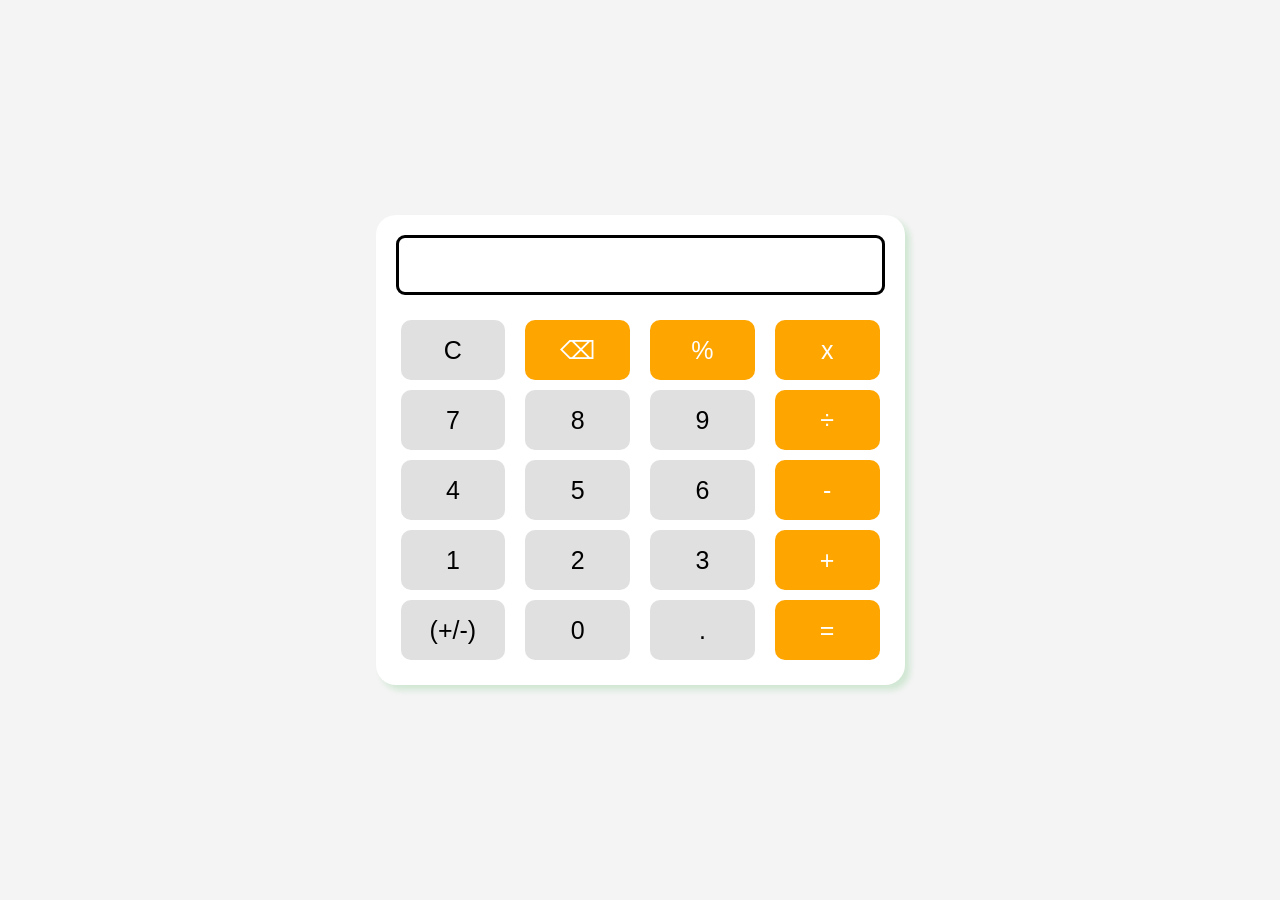
<file: Calculater/index.html>
<!DOCTYPE html>
<html lang="en">
<head>
    <meta charset="UTF-8">
    <meta name="viewport" content="width=device-width, initial-scale=1.0">
    <title>Calculater</title>
    <link rel="stylesheet" href="style.css">
</head>
<body>
    <div class="calculator">
        <input type="text" id="display" readonly>

        <div class="button">
            <button onclick="clearDisplay()">C</button>
            <button class="operator" onclick="deleteLast()">⌫</button>
            <button class="operator" onclick="percentage()">%</button>
            <button class="operator" onclick="chooseOperator('*')">x</button>
        </div>
        
        <div>
            <div class="button">
            <button onclick="appendValue('7')">7</button>
            <button onclick="appendValue('8')">8</button>
            <button onclick="appendValue('9')">9</button>
            <button class="operator" onclick="chooseOperator('/')">÷</button>
        </div>
        
        <div class="button">
            <button onclick="appendValue('4')">4</button>
            <button onclick="appendValue('5')">5</button>
            <button onclick="appendValue('6')">6</button>
            <button class="operator" onclick="chooseOperator('-')">-</button>
        </div>
        
        <div class="button">
            <button onclick="appendValue('1')">1</button>
            <button onclick="appendValue('2')">2</button>
            <button onclick="appendValue('3')">3</button>
            <button class="operator" onclick="chooseOperator('+')">+</button>
        </div>
        
        <div class="button">
            <button onclick="toggleSign()">(+/-)</button>
            <button onclick="appendValue('0')">0</button>
            <button onclick="appendValue('.')">.</button>
            <button class="operator" onclick="calculate()">=</button>
            
        </div>
        
    </div>

    <script src="script.js"></script>

</body>
</html>
</file>
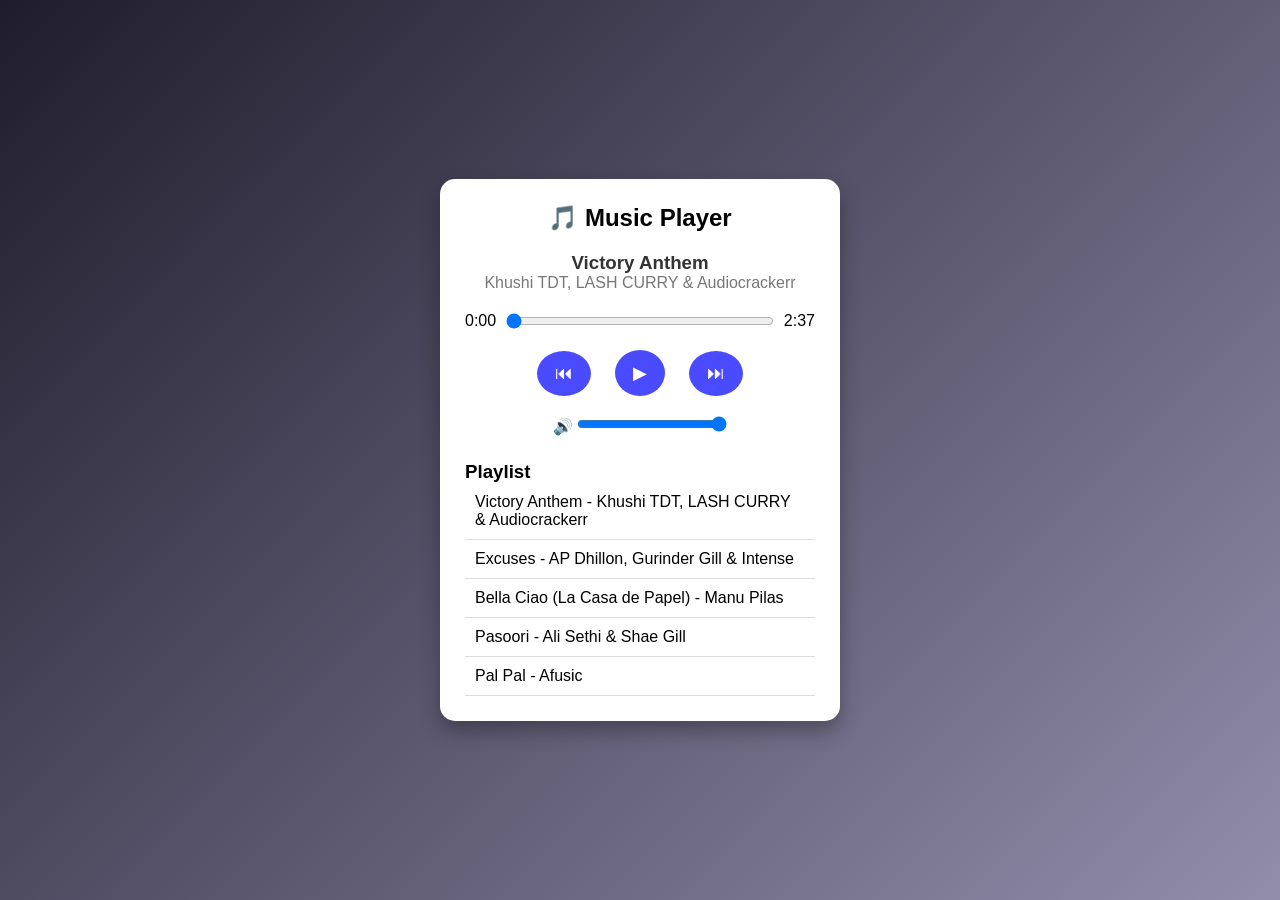
<file: Music_Player/index.html>
<!DOCTYPE html>
<html lang="en">
<head>
<meta charset="UTF-8">
<meta name="viewport" content="width=device-width, initial-scale=1.0">
<title>Music Player</title>
<link rel="stylesheet" href="./style.css">
</head>
<body>

<div class="player">

    <h2>🎵 Music Player</h2>

    <div class="song-info">
        <h3 id="title">Song Title</h3>
        <p id="artist">Artist Name</p>
    </div>

    <audio id="audio"></audio>

    <div class="progress-container">
        <span id="currentTime">0:00</span>

        <input type="range" id="progress" value="0" min="0" max="100">

        <span id="duration">0:00</span>
    </div>

    <div class="controls">
        <button id="prev">⏮</button>
        <button id="play">▶</button>
        <button id="next">⏭</button>
    </div>

    <div class="volume-box">
        🔊
        <input type="range" id="volume" min="0" max="1" step="0.1" value="1">
    </div>

    <div class="playlist">
        <h3>Playlist</h3>
        <ul id="playlist"></ul>
    </div>

</div>

<script src="./script.js"></script>

</body>
</html>
</file>
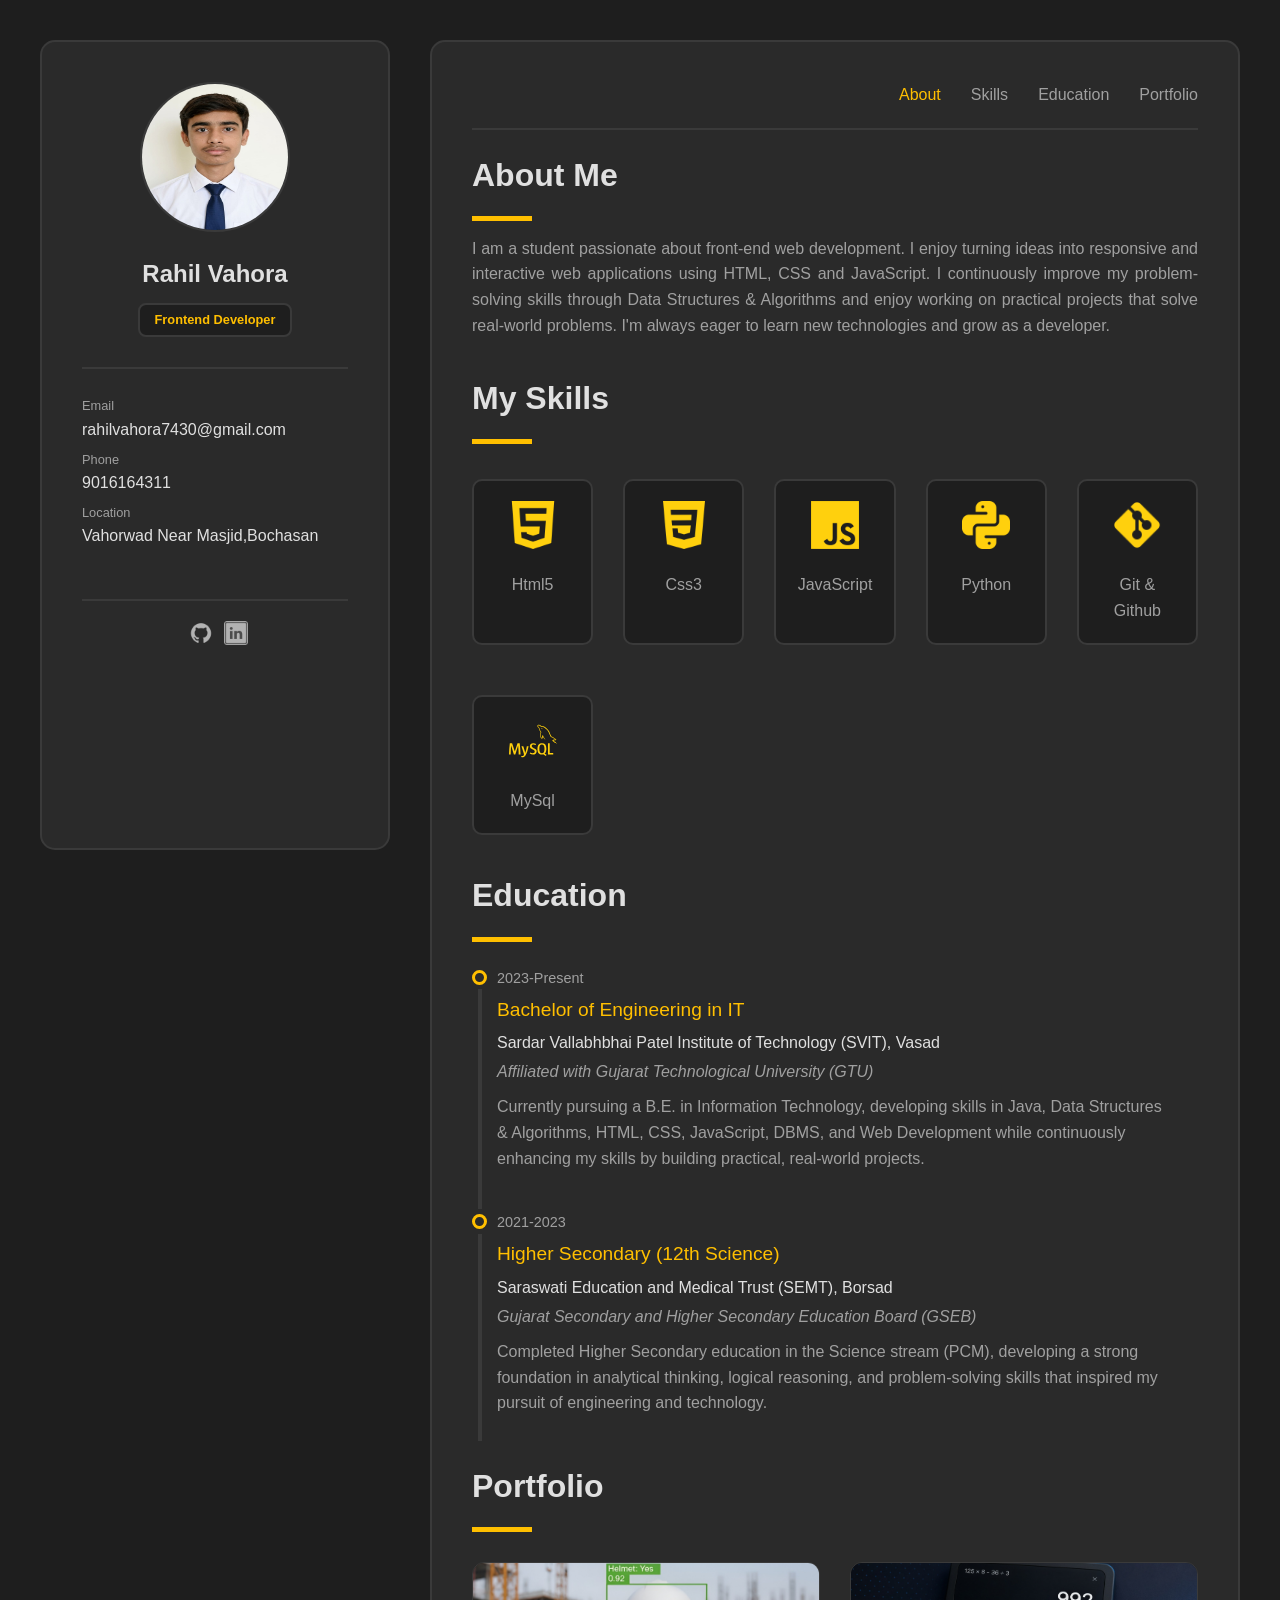
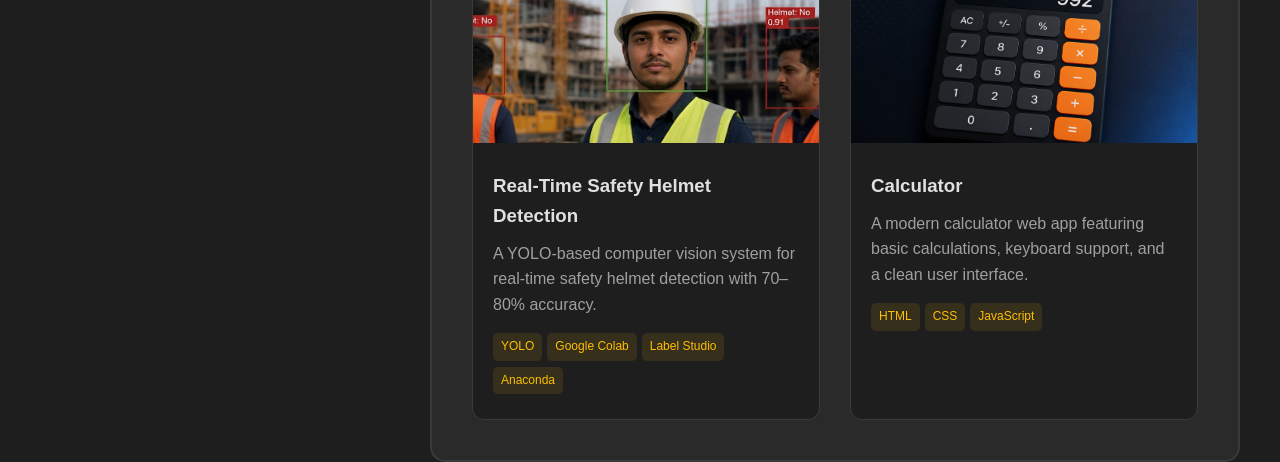
<file: Portfolio/index.html>
<!DOCTYPE html>
<html lang="en">
<head>
    <meta charset="UTF-8">
    <meta name="viewport" content="width=device-width, initial-scale=1.0">
    <title>Profile Portfolio</title>
    <link rel="stylesheet" href="./style.css">
</head>
<body>
    
    <div class="Container">
        <!-- SliderBar -->
        <div class="SliderBar">

            <!-- Porfile -->
            <div class="Porfile">
                
                <img src="./Profile-Photo/PassportSize-Photo.jpeg" alt="Photo">
                <h2>Rahil Vahora</h2>
                <p>Frontend Developer</p>
            
            </div>

            <!-- Contact -->
            <div class="Contact">
                
                <div class="Email">
                    <h3 class="Label">Email</h3>
                    <a href="mailto:rahilvahora7430@gmail.com" class="Value">rahilvahora7430@gmail.com</a>
                </div>

                <div class="Phone">
                    <h3 class="Label">Phone</h3>
                    <a href="mailto:9016164311" class="Value">9016164311</a>
                </div>

                <div class="Location">
                    <h3 class="Label">Location</h3>
                    <p class="Value">Vahorwad Near Masjid,Bochasan</p>
                </div>
            
            </div>

            <!-- Social-Media -->
            <div class="Social-Media">
                <a href="https://github.com/dashboard" target="_blank"><img src="./Icons/Github.png" alt="Github"></a>
                <a href="https://www.linkedin.com/in/rahil-vahora-4b9856413?utm_source=share_via&utm_content=profile&utm_medium=member_android" target="_blank"><img src="./Icons/Linkdin.webp" alt="Linkedin"></a>
                <!-- <a href=""><img src="./html.png" alt="Linkedin"></a> -->
            </div>

        </div>

        <!-- Main-Content -->
        <div class="Main-Content">

            <!-- Navigation -->
            <div id="Navigation">
               
                <nav>
                    <a href="#About Me" class="active">About</a>
                    <a href="#My Skills">Skills</a>
                    <a href="#Education">Education</a>
                    <a href="#Portfolio">Portfolio</a>
                </nav>

            </div>
            
            <!-- About Me -->
            <div id="About-Me">

                <h2 class="Heading">About Me</h2>
                <div class="Line"></div>
                <p class="Content">
                    I am a student passionate about front-end web development. I enjoy turning ideas into responsive and 
                    interactive web applications using HTML, CSS and JavaScript. I continuously improve my problem-solving skills 
                    through Data Structures & Algorithms and enjoy working on practical projects that solve real-world problems. 
                    I'm always eager to learn new technologies and grow as a developer.
                </p>

            </div>

            <!-- My Skills -->
            <div id="My-Skills">

                <h2 class="Heading">My Skills</h2>
                <div class="Line"></div>
                <div class="Skills-Container">
                    
                    <div class="Item">
                        <img src="./Icons/html.png" alt="Html5">
                        <h3>Html5</h3>
                    </div>

                    <div class="Item">
                        <img src="./Icons/css-3.png" alt="Css3">
                        <h3>Css3</h3>
                    </div>

                    <div class="Item">
                        <img src="./Icons/JavaScript.png" alt="JavaScript">
                        <h3>JavaScript</h3>
                    </div>

                    <div class="Item">
                        <img src="./Icons/python.png" alt="React">
                        <h3>Python</h3>
                    </div>

                    <div class="Item">
                        <img src="./Icons/Git.png" alt="Git & Github">
                        <h3>Git & Github</h3>
                    </div>

                    <div class="Item">
                        <img src="./Icons/MySql.svg" alt="MySql">
                        <h3>MySql</h3>
                    </div>
                    
                    
                </div>

            </div>

            <!-- Education -->
            <div id="Education">

                <h2 class="Heading">Education</h2>
                <div class="Line"></div>
                <div class="EdTech">
                    <div class="EdFirst">
                        <div class="year">2023-Present</div>
                        <h3 class="degree">Bachelor of Engineering in IT</h3>
                        <p class="clgName">Sardar Vallabhbhai Patel Institute of Technology (SVIT), Vasad</p>
                        <p class="universityName">Affiliated with Gujarat Technological University (GTU)</p>
                        <p class="lerning">Currently pursuing a B.E. in Information Technology, developing skills in Java, Data Structures & Algorithms, HTML, CSS, JavaScript, DBMS, and Web Development while continuously enhancing my skills by building practical, real-world projects.</p>
                        <div class="bulletPiont"></div>
                        <div class="verticalLine-First"></div>
                    </div>

                    <div class="EdSecond">
                        <div class="year">2021-2023</div>
                        <h3 class="degree">Higher Secondary (12th Science)</h3>
                        <p class="clgName">Saraswati Education and Medical Trust (SEMT), Borsad</p>
                        <p class="universityName">Gujarat Secondary and Higher Secondary Education Board (GSEB)</p>
                        <p class="lerning">Completed Higher Secondary education in the Science stream (PCM), developing a strong foundation in analytical thinking, logical reasoning, and problem-solving skills that inspired my pursuit of engineering and technology.</p>
                        <div class="bulletPiont"></div>
                        <div class="verticalLine-Second"></div>
                    </div>

                    
                    

                </div>

            </div>
            
            <!-- Portfolio -->
            <div id="Portfolio">

                <h2 class="Heading">Portfolio</h2>
                <div class="Line"></div>
                <div class="Project-Container">

                    <div class="Project">
                        <img src="./Project-Photo/Helmet Detection.jpg" alt="Html5">
                        <div class="card">
                            <h3>Real-Time Safety Helmet Detection</h3>
                            <p>A YOLO-based computer vision system for real-time safety helmet detection with 70–80% accuracy.</p>
                            <div>YOLO</div><div>Google Colab</div><div>Label Studio</div><div>Anaconda</div>
                        </div>
                    </div>

                    <div class="Project">
                        <img src="./Project-Photo/Calcultor.jpg" alt="Html5">
                        <div class="card">
                            <h3>Calculator</h3>
                            <p>A modern calculator web app featuring basic calculations, keyboard support, and a clean user interface.</p>
                            <div>HTML</div><div>CSS</div><div>JavaScript</div>
                        </div>
                    </div>

                <!-- 
                    <div class="Project">
                        <img src="./PassportSize Photo.jpeg" alt="Html5">
                        <div class="card">
                            <h3>Project 1</h3>
                            <p>Lorem ipsum luptatem libero doloremque modi consequatur! Incidunt cupiditate praesentium hic ea atque.</p>
                            <span>HTML</span><span>HTML</span><span>HTML</span>
                        </div>
                    </div>

                    <div class="Project">
                        <img src="./PassportSize Photo.jpeg" alt="Html5">
                        <div class="card">
                            <h3>Project 1</h3>
                            <p>Lorem ipsum luptatem libero doloremque modi consequatur! Incidunt cupiditate praesentium hic ea atque.</p>
                            <span>HTML</span><span>HTML</span><span>HTML</span>
                        </div>
                    </div> -->
                    
                </div>

            </div>

        </div>

    </div>
</body>
</html>
</file>
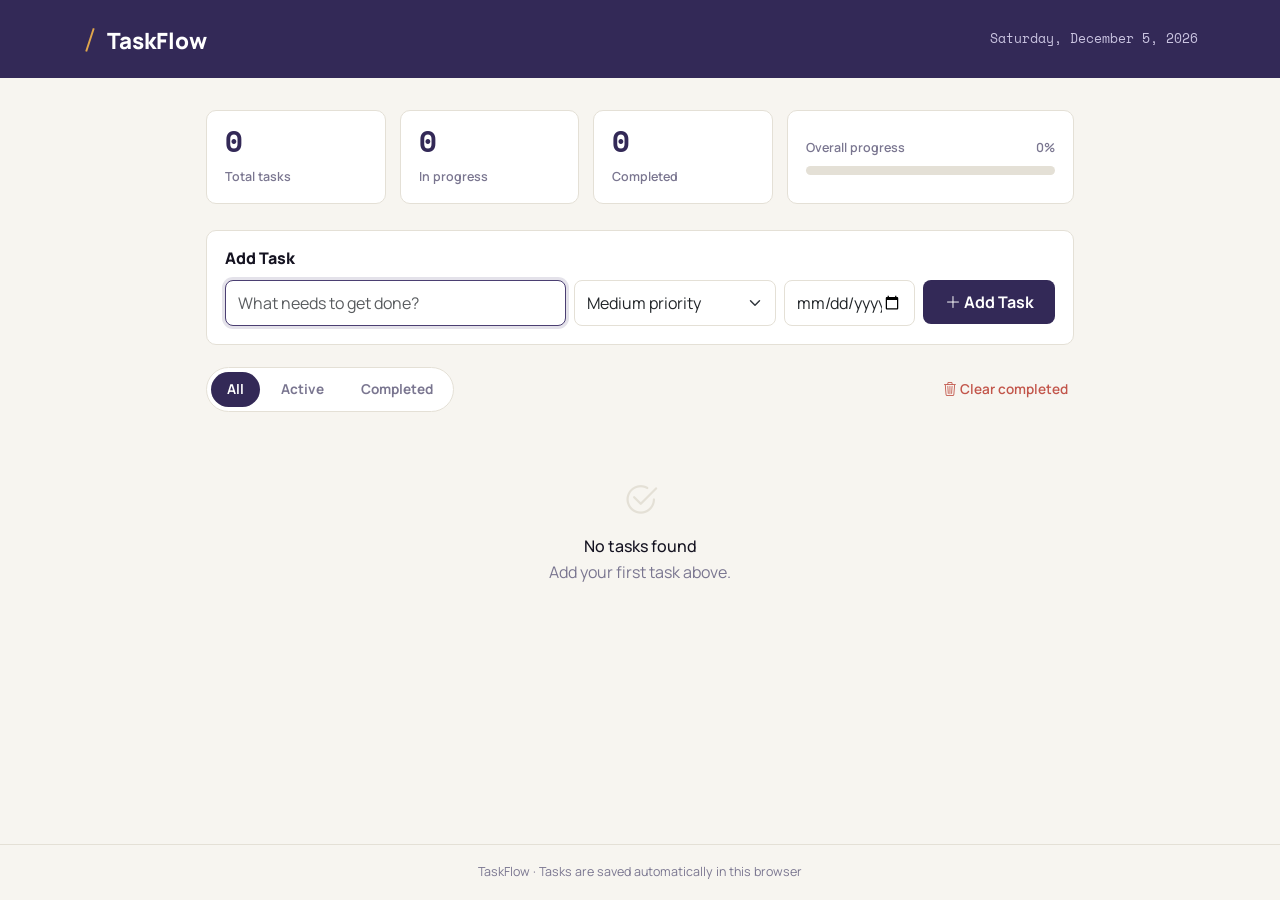
<file: TaskFlow/index.html>
<!DOCTYPE html>
<html lang="en">
<head>
  <meta charset="UTF-8">
  <meta name="viewport" content="width=device-width, initial-scale=1.0">
  <title>TaskFlow - Task Manager</title>

  <link href="https://cdn.jsdelivr.net/npm/bootstrap@5.3.3/dist/css/bootstrap.min.css" rel="stylesheet">
  <link href="https://cdn.jsdelivr.net/npm/bootstrap-icons@1.11.3/font/bootstrap-icons.css" rel="stylesheet">
  <link href="https://fonts.googleapis.com/css2?family=Manrope:wght@400;600;700;800&family=Space+Mono:wght@400;700&display=swap" rel="stylesheet">
  <link rel="stylesheet" href="style.css">
</head>

<body>
<div class="app-shell">

  <header class="app-header">
    <div class="container">
      <div class="d-flex align-items-center justify-content-between gap-3">
        <div class="brand">
          <span class="brand-mark">/</span>
          <span class="brand-name">TaskFlow</span>
        </div>
        <div class="today-date" id="todayDate"></div>
      </div>
    </div>
  </header>

  <main class="container app-main">

    <!-- Dashboard -->
    <section class="overview-row" aria-label="Task dashboard">
      <div class="stat-block">
        <span class="stat-value" id="statTotal">0</span>
        <span class="stat-label">Total tasks</span>
      </div>

      <div class="stat-block">
        <span class="stat-value" id="statActive">0</span>
        <span class="stat-label">In progress</span>
      </div>

      <div class="stat-block">
        <span class="stat-value" id="statDone">0</span>
        <span class="stat-label">Completed</span>
      </div>

      <div class="stat-block progress-block">
        <div class="d-flex justify-content-between mb-2">
          <span class="stat-label">Overall progress</span>
          <span class="stat-label" id="statPercent">0%</span>
        </div>
        <div class="progress-track" aria-label="Task completion progress">
          <div class="progress-fill" id="progressFill"></div>
        </div>
      </div>
    </section>

    <!-- Add Task Form -->
    <section class="add-task-panel" aria-label="Add new task">
      <h2 class="section-title">Add Task</h2>

      <form id="taskForm" class="row g-2">
        <div class="col-12 col-md-5">
          <label class="visually-hidden" for="taskInput">Task title</label>
          <input
            type="text"
            class="form-control task-input"
            id="taskInput"
            placeholder="What needs to get done?"
            maxlength="120"
            autocomplete="off"
            required>
        </div>

        <div class="col-6 col-md-3">
          <label class="visually-hidden" for="prioritySelect">Priority</label>
          <select class="form-select task-select" id="prioritySelect">
            <option value="low">Low priority</option>
            <option value="medium" selected>Medium priority</option>
            <option value="high">High priority</option>
          </select>
        </div>

        <div class="col-6 col-md-2">
          <label class="visually-hidden" for="dueDate">Due date</label>
          <input type="date" class="form-control task-select" id="dueDate">
        </div>

        <div class="col-12 col-md-2">
          <button type="submit" class="btn btn-add w-100">
            <i class="bi bi-plus-lg"></i> Add Task
          </button>
        </div>
      </form>
    </section>

    <!-- Filters -->
    <section class="filter-row" aria-label="Task filters">
      <div class="filter-tabs" id="filterTabs" role="group" aria-label="Filter tasks">
        <button type="button" class="filter-tab active" data-filter="all">All</button>
        <button type="button" class="filter-tab" data-filter="active">Active</button>
        <button type="button" class="filter-tab" data-filter="completed">Completed</button>
      </div>

      <button type="button" class="btn-clear" id="clearCompleted">
        <i class="bi bi-trash3"></i> Clear completed
      </button>
    </section>

    <!-- Task List -->
    <section class="task-list-wrap">
      <ul class="task-list" id="taskList"></ul>

      <div class="empty-state" id="emptyState">
        <i class="bi bi-check2-circle"></i>
        <h3>No tasks found</h3>
        <p id="emptyMessage">Add your first task above.</p>
      </div>
    </section>
  </main>

  <footer class="app-footer">
    <div class="container">
      <span>TaskFlow · Tasks are saved automatically in this browser</span>
    </div>
  </footer>
</div>

<script src="script.js"></script>
</body>
</html>
</file>
<file: Calculater/style.css>
body {
    margin: 0;
    padding: 0;
    height: 100vh;

    display: flex;
    justify-content: center;
    align-items: center;
    
    background-color: #f4f4f4;
    font-family: Arial, Helvetica, sans-serif;

}

.calculator {
    background-color: white;
    padding: 20px;
    border-radius: 20px;
    box-shadow: 5px 5px 6px rgb(63 180 80 / 20%);

}

#display {
    width: 100%;
    height: 60px;
    font-size: 35px;
    text-align: right;
    padding: 20px;
    margin-bottom: 20px;
    border: 3px solid;
    border-radius: 9px;
    box-sizing: border-box;

}

.button {
    display: grid;
    grid-template-columns: repeat(4,1fr);
    gap: 10px;
}

button {
    height: 60px;
    font-size: 25px;
    border: none;
    border-radius: 10px;
    cursor: pointer;
    background-color: #e0e0e0;
    transition: 0.3s;
    margin: 5px;
}

button:hover {
    background-color:#cfcfcf;

}

button:active {
    background-color:#918282;
    transform: scale(0.90);

}

.operator:hover {
    background-color: darkorange;
    color: white;
}

.operator {
    background-color: orange;
    color: white;
}
</file>
<file: Music_Player/style.css>
*{
    margin:0;
    padding:0;
    box-sizing:border-box;
    font-family:Arial, sans-serif;
}

body{
    height:100vh;
    display:flex;
    justify-content:center;
    align-items:center;
    background:linear-gradient(135deg,#1f1c2c,#928dab);
}

.player{
    background:#fff;
    width:400px;
    padding:25px;
    border-radius:15px;
    text-align:center;
    box-shadow:0 10px 20px rgba(0,0,0,.3);
}

.song-info{
    margin:20px 0;
}

.song-info h3{
    color:#333;
}

.song-info p{
    color:#777;
}

.controls{
    margin:20px 0;
}

.controls button{
    border:none;
    background:#4a4aff;
    color:white;
    padding:12px 18px;
    margin:0 10px;
    border-radius:50%;
    cursor:pointer;
    font-size:18px;
}

.controls button:hover{
    background:#2e2ef5;
}

.progress-container{
    display:flex;
    align-items:center;
    gap:10px;
}

#progress{
    flex:1;
}

.volume-box{
    margin-top:20px;
}

.volume-box input{
    width:150px;
}

.playlist{
    margin-top:25px;
    text-align:left;
}

.playlist ul{
    list-style:none;
}

.playlist li{
    padding:10px;
    border-bottom:1px solid #ddd;
    cursor:pointer;
}

.playlist li:hover{
    background:#f1f1f1;
}

.active{
    background:#dbe3ff;
    font-weight:bold;
}
</file>
<file: Portfolio/style.css>
* {
    margin: 0px;
    padding: 0px;
    box-sizing: border-box;
}

body {
    background-color: #1e1e1e;
    color: #a0a0a0;
    font-family: sans-serif;
    line-height: 1.6;
}

.Container {
    max-width: 1200px;
    padding-top: 40px;
    margin: auto;
    display: grid;
    grid-template-columns: 350px 1fr;
    gap: 40px;
}

/* ------------------------------------------------SliderBar---------------------------------------------------- */

.SliderBar {
    height: 90vh;
    background-color: #2a2a2a;
    border: 2px solid #3a3a3a ;
    border-radius: 15px;
    padding: 40px;
    position: sticky;
    top: 40px;
}

/* Porfile CSS */

.Porfile {
    text-align: center;
}

.Porfile img {
    height: 150px;
    width: 150px;
    border: 2px solid #3a3a3a;
    border-radius: 50%;
}

.Porfile h2 {
    color: #e0e0e0;
    font-size: 1.5rem;
    font-weight: 700;
    margin-top: 15px;
}

.Porfile p {
    background-color: #1e1e1e;
    color: #FFBF00;
    font-size: 0.8rem;
    font-weight: 700;
    margin-top: 10px;
    padding: 5px 15px;
    border: 2px solid #3a3a3a ;
    border-radius: 8px;
    display: inline-block;
}

/* Contact CSS */

.Contact {
    margin-top: 30px;
    padding-top: 20px;
    border-top: 2px solid #3a3a3a;
}

.Label {
    color: #a0a0a0;
    font-size: 0.8rem;
    font-weight: 500;
    margin-top: 07px; 
}

.Value {
    color: #e0e0e0;
    text-decoration: none;
    margin-bottom: 50px;
}

.Email .Phone {
    margin-bottom: 10px;
}

/* Social-Media CSS*/

.Social-Media {
    margin-top: 30px;
    padding-top: 20px;
    border-top: 2px solid #3a3a3a;
    text-align: center;
}

.Social-Media img {
    height: 24px;
    width: 24px;
    margin-left: 7px;
    /* css-color-filter-generator  icon ne color change karva mate */
    filter: grayscale(1) invert(0.7);
    transition: filter 0.3s ease;
}

.Social-Media img:hover {
    filter: grayscale(0) invert(0);
}

/* -----------------------------------------------Main-Content-------------------------------------------------- */

.Main-Content {
    background-color: #2a2a2a;
    border: 2px solid #3a3a3a ;
    border-radius: 15px;
    padding: 40px;
}

/* Navigation CSS*/

#Navigation {
    margin-bottom: 20px;
    border-bottom: 2px solid #3a3a3a;
    padding-bottom: 20px; 
}

nav {
    display: flex;
    justify-content: flex-end;
    gap: 30px;
}

nav a {
    color: #a0a0a0;
    text-decoration: none;
    font-weight: 500;
    transition: color 0.3s ease; 
}

nav a:hover,.active {
    color: #FFBF00;
}

/* About Me CSS */

#About-Me {
    margin-bottom: 35px;
}

.Heading {
    color: #e0e0e0;
    font-size: 2rem;
    margin-bottom: 15px;
}

.Line {
    width: 60px;
    height: 5px;
    background-color: #FFBF00;
    margin-bottom: 15px;
}

.Content {
    color: #a0a0a0;
    text-align: justify;
}

/* My Skills CSS */

#My-Skills {
    margin-bottom: 35px;
}

.Skills-Container {
    display:grid;
    grid-template-columns: repeat(auto-fit , minmax(120px,1fr));
    gap: 30px;
}

.Item {
    background-color: #1e1e1e;
    text-align: center;
    margin-top: 20px;
    padding: 20px;
    border-radius: 10px;
    border: 2px solid #3a3a3a;
    transition: transfrom 0.3s ease,box-shadow 0.3s ease;
}

.Item img {
    height: 48px;
    width: 48px;
    margin-bottom: 15px;
    filter: invert(75%) sepia(50%) saturate(1000%) hue-rotate(350deg) brightness(110%) contrast(101%);
}

.Item h3 {
    font-size: 1rem;
    font-weight: 500;
}

.Item:hover {
    transform: scale(1.1);
    box-shadow: 0px 0px 10px 5px rgba(0, 0, 0, 0.3);
}

/* Education CSS */

#Education {
    margin-bottom: 20px;
}

.EdTech {
    /* position: relative; */
    margin-top: 20px;
}

.year {
    font-size: 0.9rem;
    color: #a0a0a0;
    margin-bottom: 5px;
}

.degree {
    font-size: 1.2rem;
    color: #FFBF00;
    margin-bottom: 5px;
    font-weight: 500;
}

.clgName {
    
    color: #e0e0e0;
    margin-bottom: 3px;
}

.universityName {
    font-style: italic;
    color: #a0a0a0;
    margin-bottom: 10px;
}

.lerning {
    color: #a0a0a0;
}

.EdFirst, .EdSecond {
    margin-bottom: 10px;
    position: relative;
    padding: 25px;
    padding-top: 5px;
    
}

.bulletPiont {
    height: 15px;
    width: 15px;
    border: 3px solid #FFBF00;
    border-radius: 50%;
    position: absolute;
    top: 8px;
    left: 0px;
    z-index: 1;
}

.verticalLine-First {
    position: absolute;
    width: 2px;
    top: 27px;
    bottom: -13px;
    border: 2px solid #3a3a3a;
    left: 6px;
}

.verticalLine-Second {
    position: absolute;
    width: 2px;
    top: 28px;
    bottom: 0px;
    border: 2px solid #3a3a3a;
    left: 6px;
}

/* Portfolio CSS */

.Portfolio {

}

.Project-Container {
    margin-top: 30px;
    display:grid;
    grid-template-columns: repeat(2, 1fr);
    gap: 30px;
}

.Project {
    background-color: #1e1e1e;
    border-radius: 12px;
    border: 1px solid #3a3a3a;
    overflow: hidden;
    transition: transform 0.5s ease,box-shadow 0.5s ease;
}


.Project:hover {
    transform: translateY(-10px);
    box-shadow: 0px 0px 10px 5px rgba(0, 0, 0, 0.5);
}

.Project img {
    height: 180px;
    width: 100%;
    object-fit: cover;
}

.card {
    padding: 20px;
}

.card h3 {
    color: #e0e0e0;
    margin-bottom: 10px;
}

.card p {
    color: #a0a0a0;
    line-height: 1.6;
    text-align: start;
    margin-bottom: 15px;
}

.card span {
    background-color: rgba(255, 191, 0, 0.1);
    color: #FFBF00;
    padding: 4px 8px;
    border-radius: 5px;
    font-size: 0.75rem;
    margin-right: 5px;
}


.card div {
    background-color: rgba(255, 191, 0, 0.1);
    color: #FFBF00;
    padding: 4px 8px;
    border-radius: 5px;
    font-size: 0.75rem;
    margin-right: 5px;
    margin-bottom: 5px;
    display: inline-block;
}


@media screen and (max-width:1200px) {
    .Container{
        grid-template-columns: 1fr;
        padding: 40px;
    }

    .SliderBar{
        position: static;
        height: auto;
    }
}

@media screen and (max-width:750px) {
    .Project-Container{
        grid-template-columns: 1fr;
    }

    #Navigation nav {
        /* Adjust nav for smaller screens */
        justify-content: center;
        flex-wrap:nowrap;
    }

    .SliderBar{
        display: flex;
        justify-content: center;
        gap: 40px;
    }
}
</file>
<file: TaskFlow/style.css>
:root{
  --ink:#151321;
  --paper:#f7f5f0;
  --panel:#ffffff;
  --line:#e4e0d6;
  --plum:#4b3f72;
  --plum-deep:#332957;
  --amber:#e0a64c;
  --green:#3e8e5a;
  --muted:#7a7690;
  --danger:#c2554a;
  --radius:10px;
}

*{box-sizing:border-box}

body{
  margin:0;
  font-family:'Manrope',system-ui,sans-serif;
  background:var(--paper);
  color:var(--ink);
  min-height:100vh;
}

.app-shell{
  min-height:100vh;
  display:flex;
  flex-direction:column;
}

.app-header{
  background:var(--plum-deep);
  color:#fff;
  padding:20px 0;
}

.brand-mark{
  font-family:'Space Mono',monospace;
  font-size:1.6rem;
  color:var(--amber);
  margin-right:6px;
}

.brand-name{
  font-weight:800;
  font-size:1.4rem;
}

.today-date{
  font-family:'Space Mono',monospace;
  font-size:.82rem;
  color:#c9c3e0;
  text-align:right;
}

.app-main{
  flex:1;
  width:100%;
  max-width:900px;
  padding:32px 16px 48px;
}

.overview-row{
  display:grid;
  grid-template-columns:repeat(3,1fr) 1.6fr;
  gap:14px;
  margin-bottom:26px;
}

.stat-block,
.add-task-panel{
  background:var(--panel);
  border:1px solid var(--line);
  border-radius:var(--radius);
}

.stat-block{
  padding:16px 18px;
}

.stat-value{
  display:block;
  font-family:'Space Mono',monospace;
  font-size:1.8rem;
  font-weight:700;
  color:var(--plum-deep);
  line-height:1;
  margin-bottom:7px;
}

.stat-label{
  font-size:.78rem;
  color:var(--muted);
  font-weight:600;
}

.progress-block{
  display:flex;
  flex-direction:column;
  justify-content:center;
}

.progress-track{
  height:9px;
  background:var(--line);
  border-radius:99px;
  overflow:hidden;
}

.progress-fill{
  height:100%;
  width:0;
  background:var(--green);
  border-radius:99px;
  transition:width .3s ease;
}

.add-task-panel{
  padding:18px;
  margin-bottom:22px;
}

.section-title{
  font-size:1rem;
  font-weight:800;
  margin:0 0 12px;
}

.task-input,
.task-select{
  border:1px solid var(--line);
  border-radius:8px;
  padding:10px 12px;
  min-height:44px;
}

.task-input:focus,
.task-select:focus{
  border-color:var(--plum);
  box-shadow:0 0 0 3px rgba(75,63,114,.15);
}

.btn-add{
  min-height:44px;
  background:var(--plum-deep);
  color:#fff;
  border:0;
  border-radius:8px;
  font-weight:700;
}

.btn-add:hover{
  background:var(--plum);
  color:#fff;
}

.filter-row{
  display:flex;
  align-items:center;
  justify-content:space-between;
  gap:10px;
  flex-wrap:wrap;
  margin-bottom:14px;
}

.filter-tabs{
  display:flex;
  gap:5px;
  background:var(--panel);
  border:1px solid var(--line);
  border-radius:99px;
  padding:4px;
}

.filter-tab{
  border:0;
  background:transparent;
  padding:7px 16px;
  border-radius:99px;
  font-size:.85rem;
  font-weight:700;
  color:var(--muted);
  cursor:pointer;
}

.filter-tab.active{
  background:var(--plum-deep);
  color:#fff;
}

.btn-clear{
  border:0;
  background:transparent;
  color:var(--danger);
  font-size:.85rem;
  font-weight:600;
  cursor:pointer;
}

.btn-clear:hover{
  text-decoration:underline;
}

.task-list{
  list-style:none;
  margin:0;
  padding:0;
  display:flex;
  flex-direction:column;
  gap:10px;
}

.task-item{
  background:var(--panel);
  border:1px solid var(--line);
  border-left:4px solid var(--plum);
  border-radius:8px;
  padding:14px 16px;
  display:flex;
  align-items:center;
  gap:12px;
}

.task-item.priority-high{border-left-color:var(--danger)}
.task-item.priority-medium{border-left-color:var(--amber)}
.task-item.priority-low{border-left-color:var(--green)}

.task-item.completed{opacity:.58}
.task-item.completed .task-text{text-decoration:line-through}

.task-check{
  width:22px;
  height:22px;
  padding:0;
  border-radius:50%;
  border:2px solid var(--plum);
  background:transparent;
  flex:0 0 22px;
  cursor:pointer;
  display:flex;
  align-items:center;
  justify-content:center;
  color:#fff;
}

.task-check.checked{
  background:var(--green);
  border-color:var(--green);
}

.task-body{
  flex:1;
  min-width:0;
}

.task-text{
  font-weight:700;
  word-break:break-word;
}

.task-meta{
  display:flex;
  flex-wrap:wrap;
  gap:9px;
  margin-top:4px;
  font-size:.74rem;
  color:var(--muted);
  font-family:'Space Mono',monospace;
}

.task-actions{
  display:flex;
  gap:5px;
  flex-shrink:0;
}

.task-actions button{
  border:0;
  background:transparent;
  color:var(--muted);
  font-size:1rem;
  cursor:pointer;
  padding:5px 7px;
}

.task-actions button:hover{color:var(--plum-deep)}
.task-actions .delete-btn:hover{color:var(--danger)}

.empty-state{
  display:none;
  text-align:center;
  padding:48px 20px;
  color:var(--muted);
}

.empty-state.show{display:block}

.empty-state i{
  font-size:2.2rem;
  color:var(--line);
}

.empty-state h3{
  font-size:1rem;
  color:var(--ink);
  margin:10px 0 4px;
}

.empty-state p{margin:0}

.app-footer{
  text-align:center;
  padding:18px 0;
  font-size:.78rem;
  color:var(--muted);
  border-top:1px solid var(--line);
}

@media (max-width:700px){
  .app-main{padding-top:22px}

  .overview-row{
    grid-template-columns:repeat(2,1fr);
  }

  .progress-block{
    grid-column:span 2;
  }

  .today-date{
    font-size:.7rem;
  }

  .task-item{
    align-items:flex-start;
    padding:13px;
  }

  .task-actions{
    flex-direction:column;
  }

  .filter-row{
    align-items:stretch;
  }

  .filter-tabs{
    width:100%;
    justify-content:space-between;
  }

  .filter-tab{
    flex:1;
  }

  .btn-clear{
    width:100%;
    text-align:right;
  }
}

@media (max-width:430px){
  .overview-row{
    grid-template-columns:1fr 1fr;
    gap:9px;
  }

  .stat-block{
    padding:13px;
  }

  .stat-value{
    font-size:1.45rem;
  }

  .brand-name{
    font-size:1.2rem;
  }

  .today-date{
    max-width:150px;
  }

  .task-meta{
    font-size:.68rem;
  }
}
</file>
